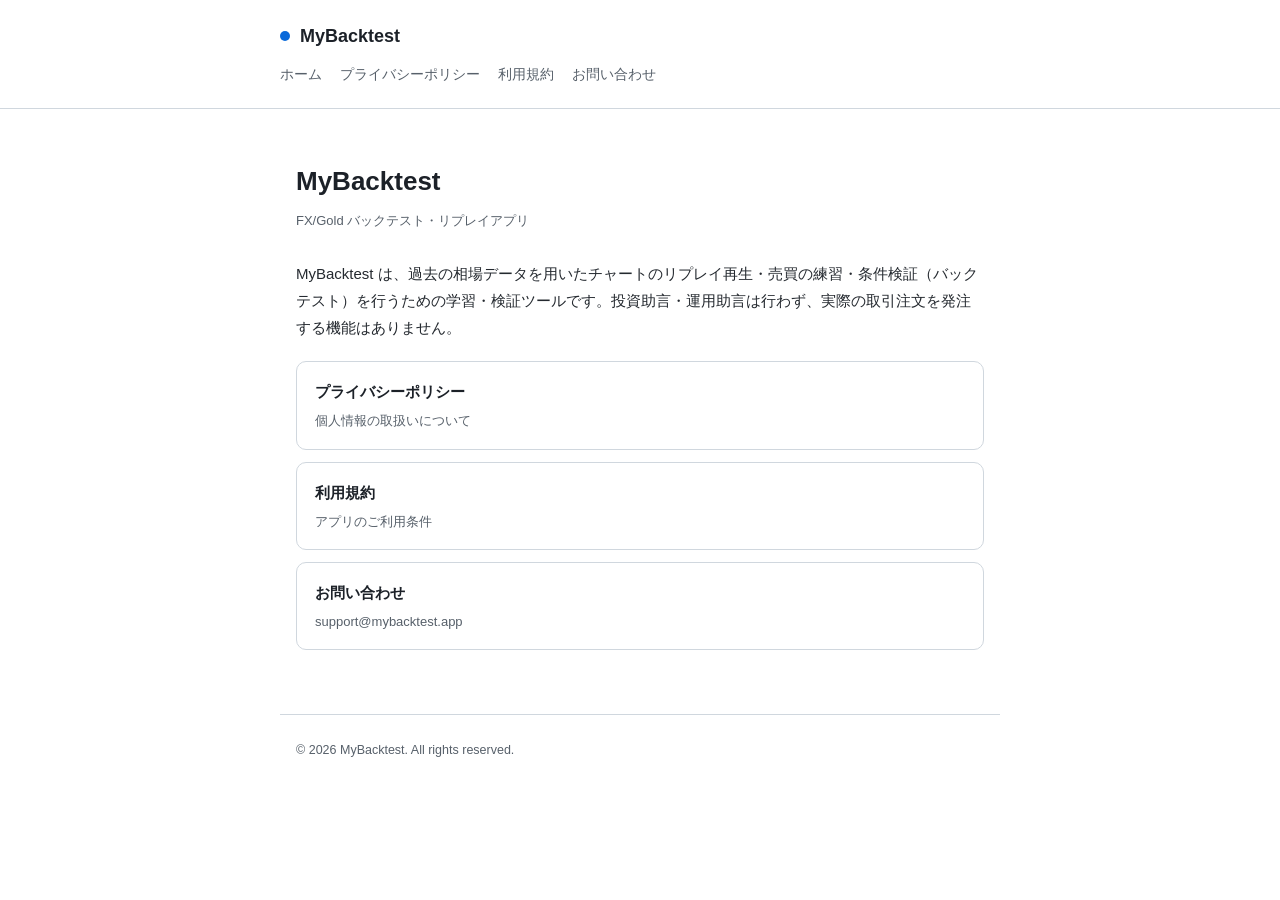
<file: index.html>
<!DOCTYPE html>
<html lang="ja">
<head>
<meta charset="UTF-8">
<meta name="viewport" content="width=device-width, initial-scale=1.0">
<title>MyBacktest — サポート・法務情報</title>
<link rel="stylesheet" href="style.css">
</head>
<body>
<header>
  <div class="brand"><span class="dot"></span>MyBacktest</div>
  <nav>
    <a href="/">ホーム</a>
    <a href="/privacy/">プライバシーポリシー</a>
    <a href="/terms/">利用規約</a>
    <a href="mailto:support@mybacktest.app">お問い合わせ</a>
  </nav>
</header>
<main>
  <h1>MyBacktest</h1>
  <p class="updated">FX/Gold バックテスト・リプレイアプリ</p>

  <p>MyBacktest は、過去の相場データを用いたチャートのリプレイ再生・売買の練習・条件検証（バックテスト）を行うための学習・検証ツールです。投資助言・運用助言は行わず、実際の取引注文を発注する機能はありません。</p>

  <div class="cards">
    <a class="card" href="/privacy/">
      <div class="t">プライバシーポリシー</div>
      <div class="d">個人情報の取扱いについて</div>
    </a>
    <a class="card" href="/terms/">
      <div class="t">利用規約</div>
      <div class="d">アプリのご利用条件</div>
    </a>
    <a class="card" href="mailto:support@mybacktest.app">
      <div class="t">お問い合わせ</div>
      <div class="d">support@mybacktest.app</div>
    </a>
  </div>
</main>
<footer>
  &copy; 2026 MyBacktest. All rights reserved.
</footer>
</body>
</html>
</file>
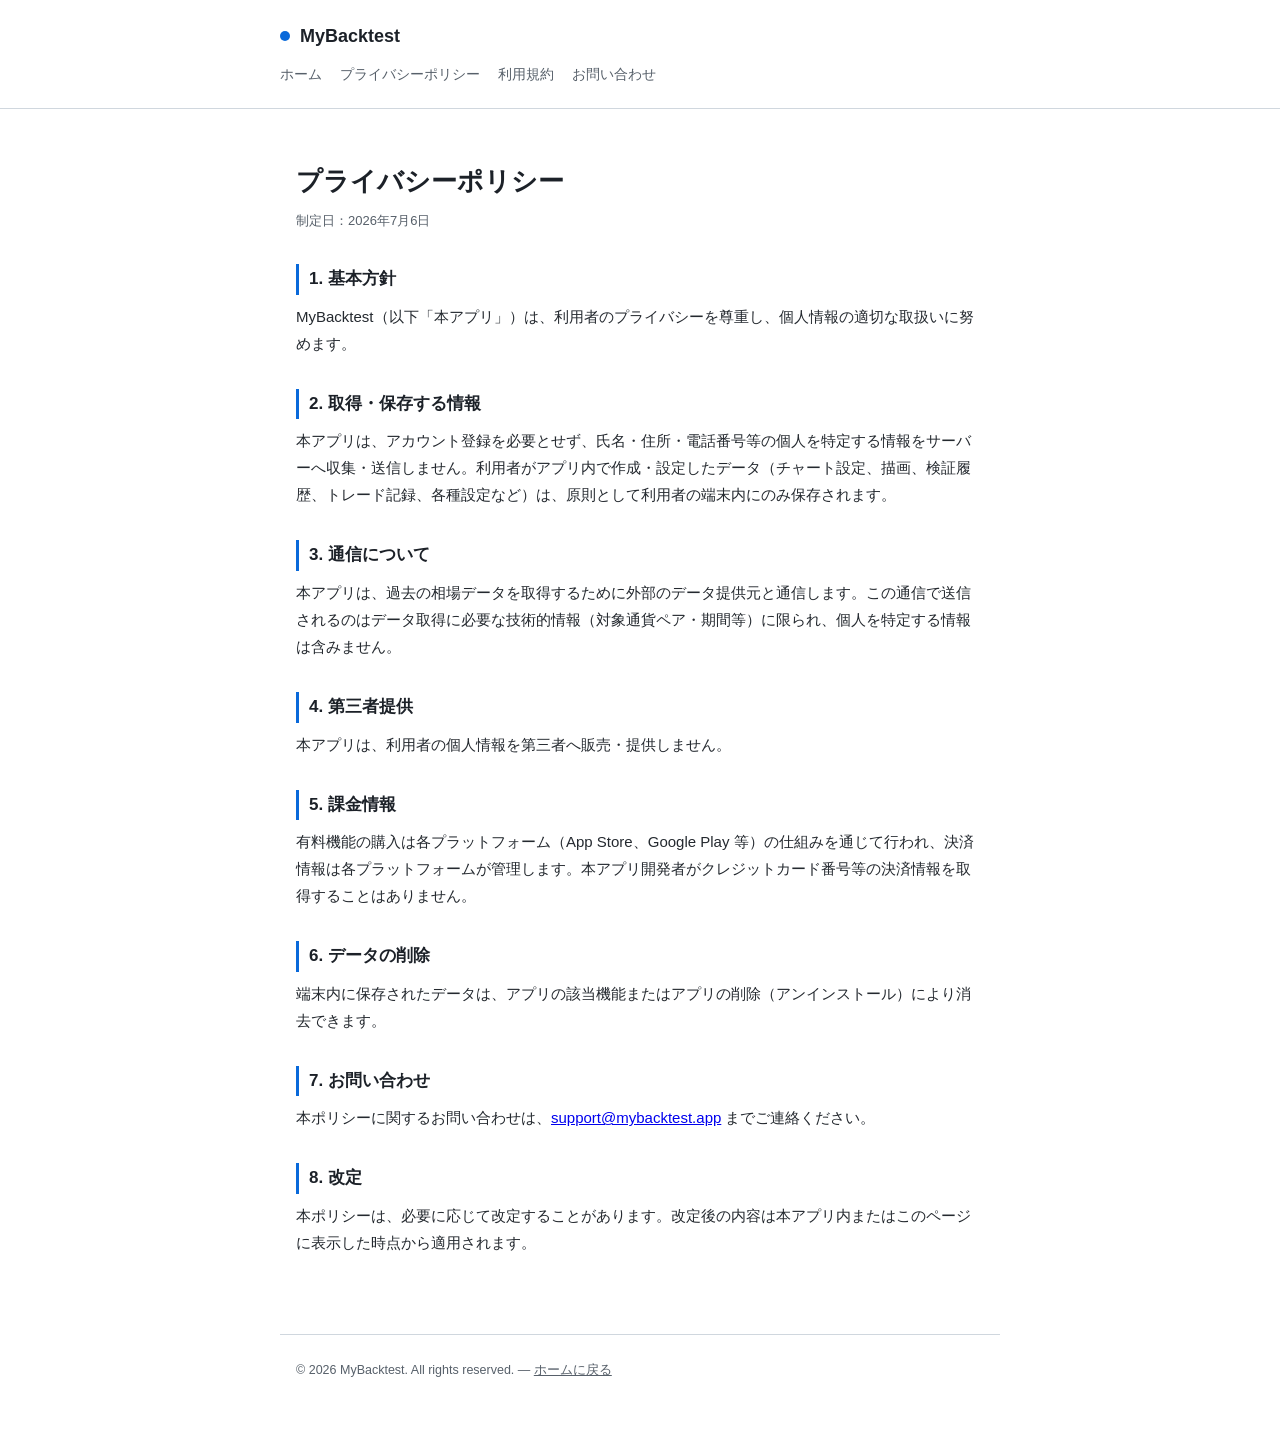
<file: privacy/index.html>
<!DOCTYPE html>
<html lang="ja">
<head>
<meta charset="UTF-8">
<meta name="viewport" content="width=device-width, initial-scale=1.0">
<title>プライバシーポリシー — MyBacktest</title>
<link rel="stylesheet" href="../style.css">
</head>
<body>
<header>
  <div class="brand"><span class="dot"></span>MyBacktest</div>
  <nav>
    <a href="/">ホーム</a>
    <a href="/privacy/">プライバシーポリシー</a>
    <a href="/terms/">利用規約</a>
    <a href="mailto:support@mybacktest.app">お問い合わせ</a>
  </nav>
</header>
<main>
  <h1>プライバシーポリシー</h1>
  <p class="updated">制定日：2026年7月6日</p>

  <h2>1. 基本方針</h2>
  <p>MyBacktest（以下「本アプリ」）は、利用者のプライバシーを尊重し、個人情報の適切な取扱いに努めます。</p>

  <h2>2. 取得・保存する情報</h2>
  <p>本アプリは、アカウント登録を必要とせず、氏名・住所・電話番号等の個人を特定する情報をサーバーへ収集・送信しません。利用者がアプリ内で作成・設定したデータ（チャート設定、描画、検証履歴、トレード記録、各種設定など）は、原則として利用者の端末内にのみ保存されます。</p>

  <h2>3. 通信について</h2>
  <p>本アプリは、過去の相場データを取得するために外部のデータ提供元と通信します。この通信で送信されるのはデータ取得に必要な技術的情報（対象通貨ペア・期間等）に限られ、個人を特定する情報は含みません。</p>

  <h2>4. 第三者提供</h2>
  <p>本アプリは、利用者の個人情報を第三者へ販売・提供しません。</p>

  <h2>5. 課金情報</h2>
  <p>有料機能の購入は各プラットフォーム（App Store、Google Play 等）の仕組みを通じて行われ、決済情報は各プラットフォームが管理します。本アプリ開発者がクレジットカード番号等の決済情報を取得することはありません。</p>

  <h2>6. データの削除</h2>
  <p>端末内に保存されたデータは、アプリの該当機能またはアプリの削除（アンインストール）により消去できます。</p>

  <h2>7. お問い合わせ</h2>
  <p>本ポリシーに関するお問い合わせは、<a href="mailto:support@mybacktest.app">support@mybacktest.app</a> までご連絡ください。</p>

  <h2>8. 改定</h2>
  <p>本ポリシーは、必要に応じて改定することがあります。改定後の内容は本アプリ内またはこのページに表示した時点から適用されます。</p>
</main>
<footer>
  &copy; 2026 MyBacktest. All rights reserved. — <a href="/">ホームに戻る</a>
</footer>
</body>
</html>
</file>
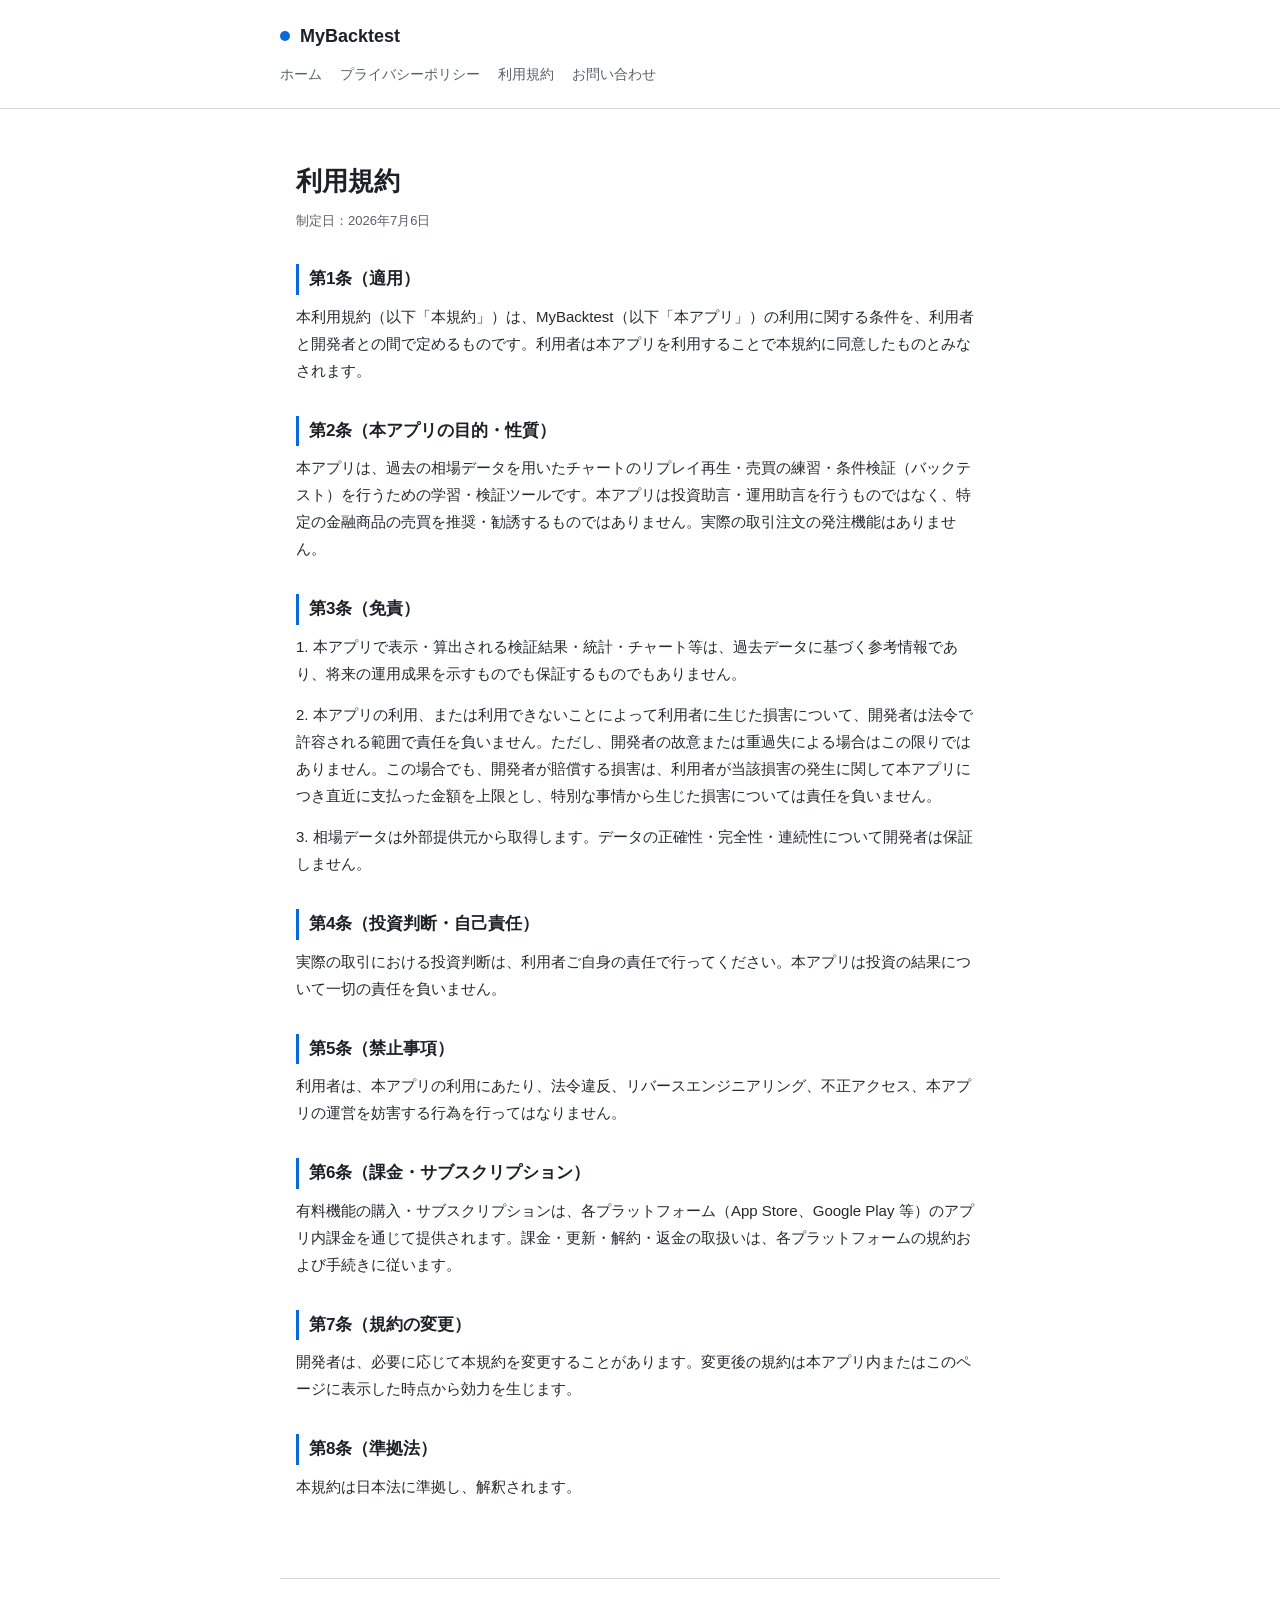
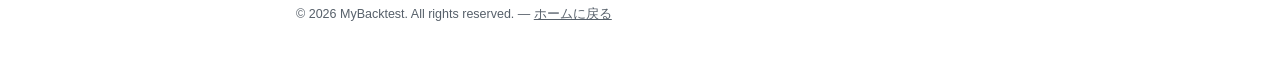
<file: terms/index.html>
<!DOCTYPE html>
<html lang="ja">
<head>
<meta charset="UTF-8">
<meta name="viewport" content="width=device-width, initial-scale=1.0">
<title>利用規約 — MyBacktest</title>
<link rel="stylesheet" href="../style.css">
</head>
<body>
<header>
  <div class="brand"><span class="dot"></span>MyBacktest</div>
  <nav>
    <a href="/">ホーム</a>
    <a href="/privacy/">プライバシーポリシー</a>
    <a href="/terms/">利用規約</a>
    <a href="mailto:support@mybacktest.app">お問い合わせ</a>
  </nav>
</header>
<main>
  <h1>利用規約</h1>
  <p class="updated">制定日：2026年7月6日</p>

  <h2>第1条（適用）</h2>
  <p>本利用規約（以下「本規約」）は、MyBacktest（以下「本アプリ」）の利用に関する条件を、利用者と開発者との間で定めるものです。利用者は本アプリを利用することで本規約に同意したものとみなされます。</p>

  <h2>第2条（本アプリの目的・性質）</h2>
  <p>本アプリは、過去の相場データを用いたチャートのリプレイ再生・売買の練習・条件検証（バックテスト）を行うための学習・検証ツールです。本アプリは投資助言・運用助言を行うものではなく、特定の金融商品の売買を推奨・勧誘するものではありません。実際の取引注文の発注機能はありません。</p>

  <h2>第3条（免責）</h2>
  <p>1. 本アプリで表示・算出される検証結果・統計・チャート等は、過去データに基づく参考情報であり、将来の運用成果を示すものでも保証するものでもありません。</p>
  <p>2. 本アプリの利用、または利用できないことによって利用者に生じた損害について、開発者は法令で許容される範囲で責任を負いません。ただし、開発者の故意または重過失による場合はこの限りではありません。この場合でも、開発者が賠償する損害は、利用者が当該損害の発生に関して本アプリにつき直近に支払った金額を上限とし、特別な事情から生じた損害については責任を負いません。</p>
  <p>3. 相場データは外部提供元から取得します。データの正確性・完全性・連続性について開発者は保証しません。</p>

  <h2>第4条（投資判断・自己責任）</h2>
  <p>実際の取引における投資判断は、利用者ご自身の責任で行ってください。本アプリは投資の結果について一切の責任を負いません。</p>

  <h2>第5条（禁止事項）</h2>
  <p>利用者は、本アプリの利用にあたり、法令違反、リバースエンジニアリング、不正アクセス、本アプリの運営を妨害する行為を行ってはなりません。</p>

  <h2>第6条（課金・サブスクリプション）</h2>
  <p>有料機能の購入・サブスクリプションは、各プラットフォーム（App Store、Google Play 等）のアプリ内課金を通じて提供されます。課金・更新・解約・返金の取扱いは、各プラットフォームの規約および手続きに従います。</p>

  <h2>第7条（規約の変更）</h2>
  <p>開発者は、必要に応じて本規約を変更することがあります。変更後の規約は本アプリ内またはこのページに表示した時点から効力を生じます。</p>

  <h2>第8条（準拠法）</h2>
  <p>本規約は日本法に準拠し、解釈されます。</p>
</main>
<footer>
  &copy; 2026 MyBacktest. All rights reserved. — <a href="/">ホームに戻る</a>
</footer>
</body>
</html>
</file>
<file: style.css>
:root {
  color-scheme: light;
  --fg: #1c2128;
  --muted: #57606a;
  --accent: #0969da;
  --border: #d0d7de;
  --bg: #ffffff;
  --card: #f6f8fa;
}

* { box-sizing: border-box; }

body {
  margin: 0;
  font-family: -apple-system, BlinkMacSystemFont, "Segoe UI", "Hiragino Sans",
    "Noto Sans JP", sans-serif;
  color: var(--fg);
  background: var(--bg);
  line-height: 1.8;
}

header {
  border-bottom: 1px solid var(--border);
  padding: 20px 16px;
}

header .brand {
  max-width: 720px;
  margin: 0 auto;
  display: flex;
  align-items: center;
  gap: 10px;
  font-weight: 700;
  font-size: 18px;
}

header .brand .dot {
  width: 10px;
  height: 10px;
  border-radius: 50%;
  background: var(--accent);
  display: inline-block;
}

nav {
  max-width: 720px;
  margin: 10px auto 0;
  display: flex;
  flex-wrap: wrap;
  row-gap: 6px;
  column-gap: 18px;
  font-size: 14px;
}

nav a { color: var(--muted); text-decoration: none; white-space: nowrap; }
nav a:hover { color: var(--accent); text-decoration: underline; }

main {
  max-width: 720px;
  margin: 0 auto;
  padding: 32px 16px 64px;
}

h1 {
  font-size: 26px;
  margin-bottom: 4px;
}

.updated {
  color: var(--muted);
  font-size: 13px;
  margin-bottom: 28px;
}

h2 {
  font-size: 17px;
  margin-top: 32px;
  margin-bottom: 8px;
  border-left: 3px solid var(--accent);
  padding-left: 10px;
}

p { margin: 0 0 14px; font-size: 15px; color: #24292f; }

.notice {
  background: var(--card);
  border: 1px solid var(--border);
  border-radius: 8px;
  padding: 14px 16px;
  font-size: 13px;
  color: var(--muted);
  margin-bottom: 24px;
}

.cards {
  display: grid;
  gap: 12px;
  margin-top: 20px;
}

.card {
  display: block;
  border: 1px solid var(--border);
  border-radius: 10px;
  padding: 16px 18px;
  text-decoration: none;
  color: var(--fg);
}

.card:hover { border-color: var(--accent); }

.card .t { font-weight: 700; font-size: 15px; margin-bottom: 4px; }
.card .d { color: var(--muted); font-size: 13px; }

footer {
  max-width: 720px;
  margin: 0 auto;
  padding: 24px 16px 48px;
  color: var(--muted);
  font-size: 12.5px;
  border-top: 1px solid var(--border);
}

footer a { color: var(--muted); }
</file>
